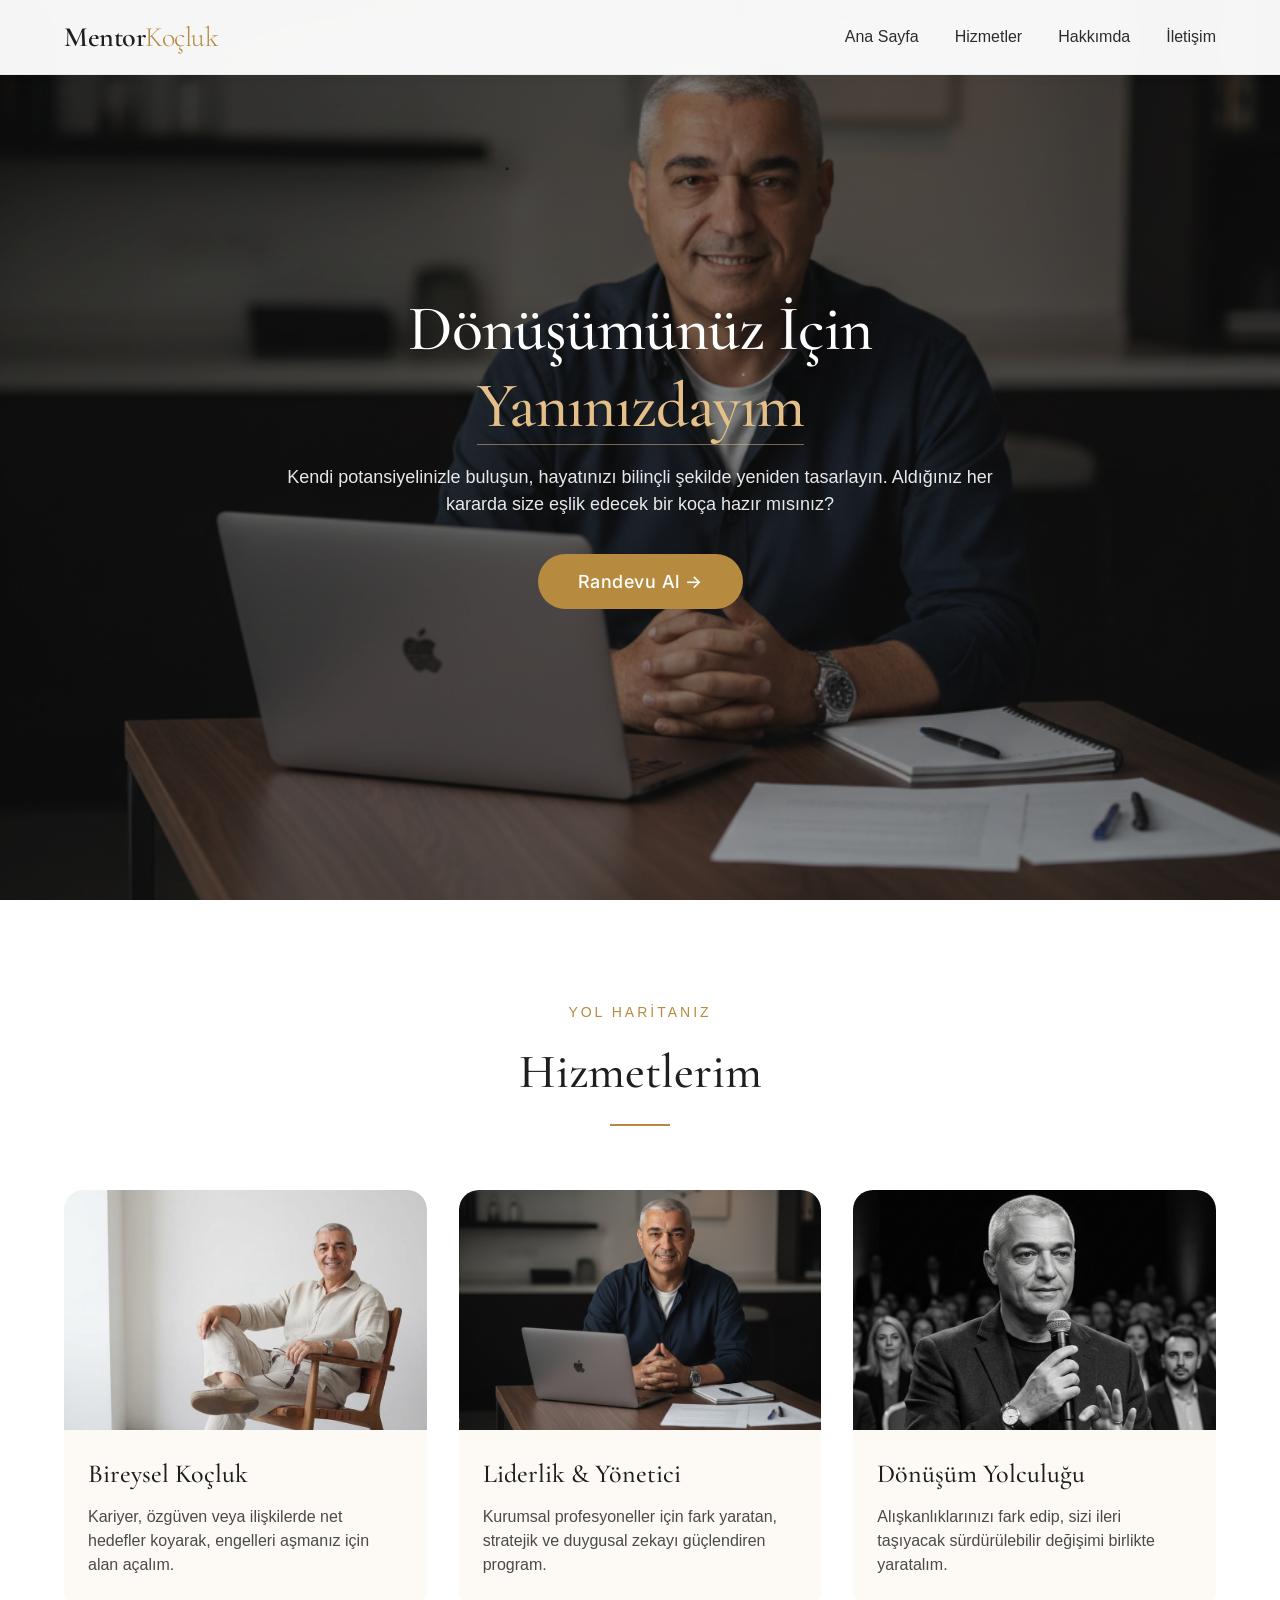
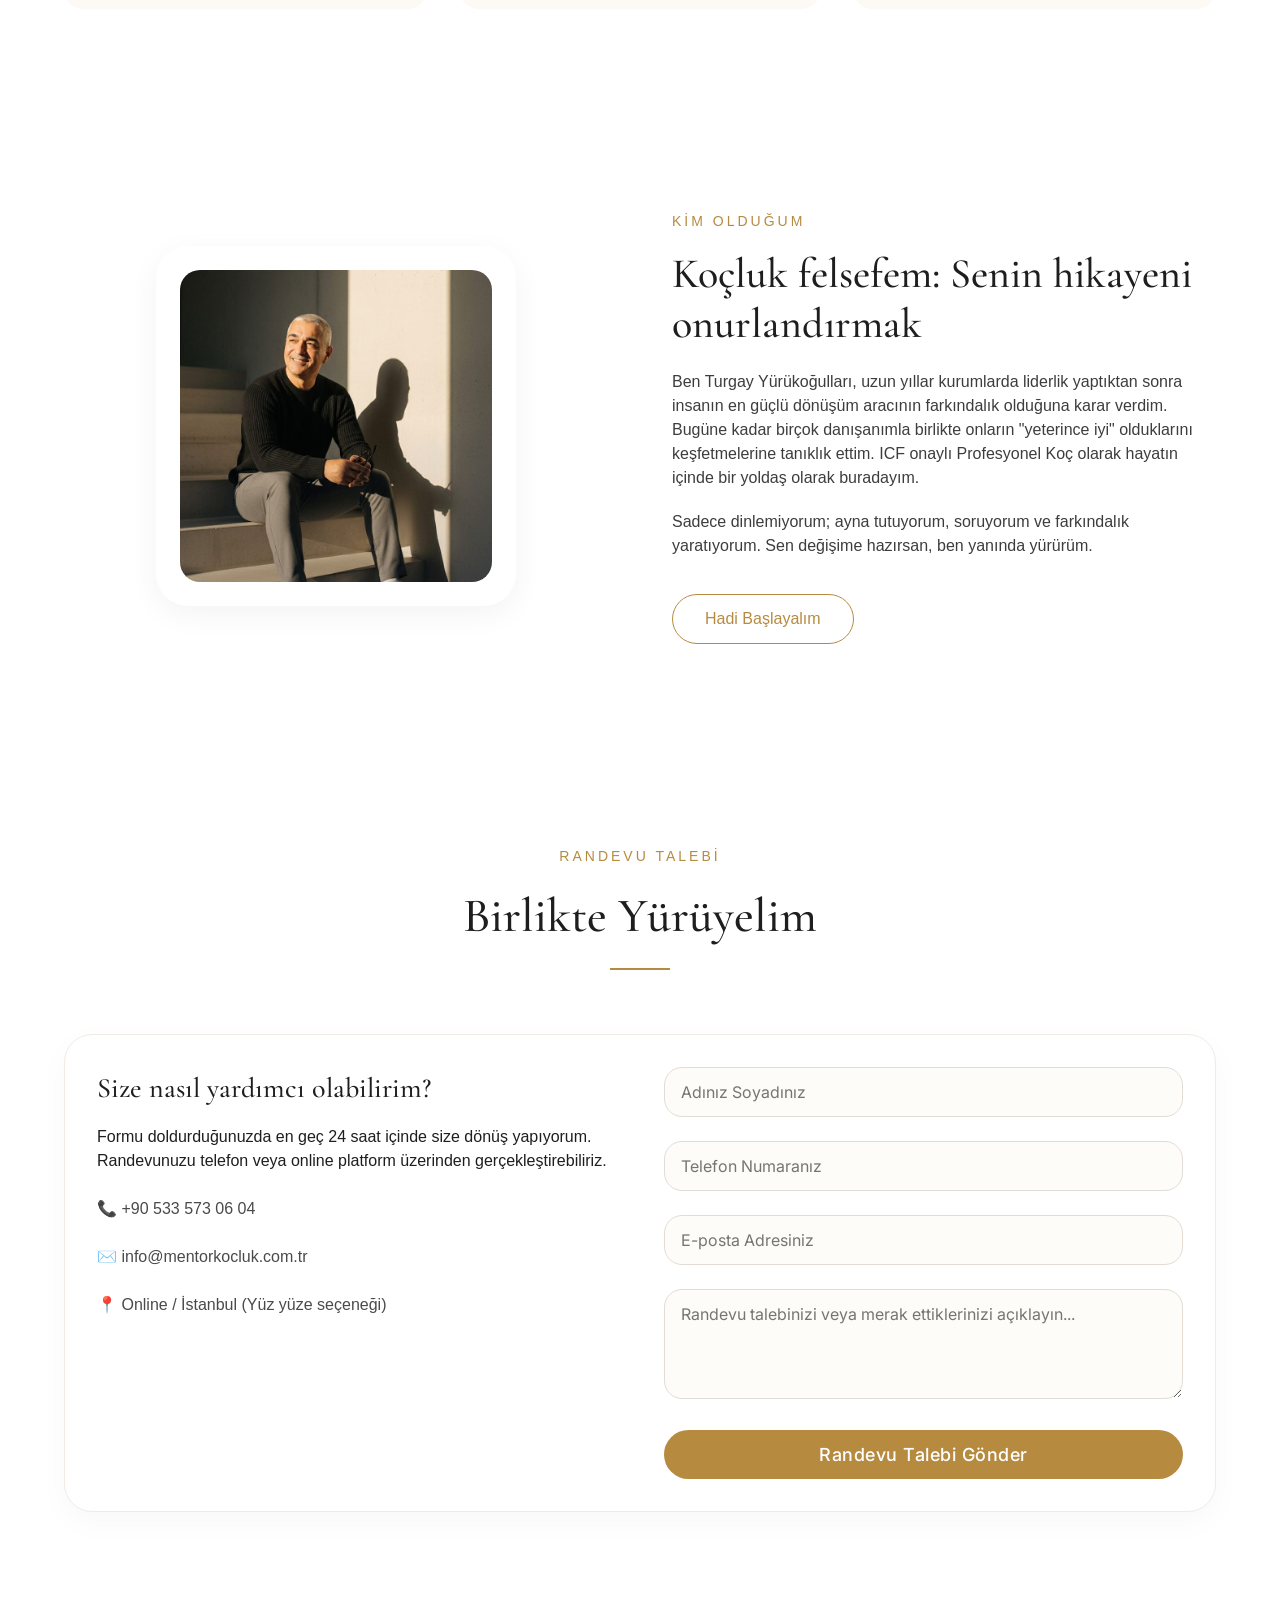
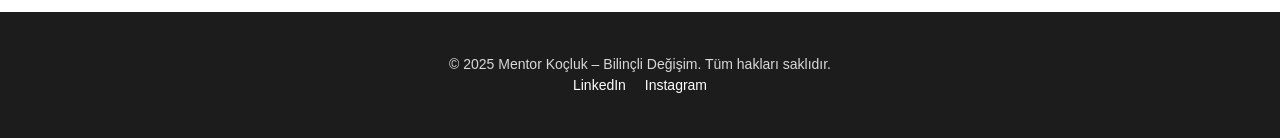
<file: index.html>
<!DOCTYPE html>
<html lang="tr">
<head>
    <meta charset="UTF-8">
    <meta name="viewport" content="width=device-width, initial-scale=1.0, viewport-fit=cover">
    <title>Mentor Koçluk | Turgay Yürükoğulları - Profesyonel Koçluk ve Mentorluk</title>
    <meta name="description" content="ICF sertifikalı profesyonel koçluk ve mentorluk hizmetleri. İş dünyası deneyimiyle düşünce koçluğu.">
    <meta name="keywords" content="koçluk, mentorluk, Turgay Yürükoğulları, düşünce koçu, kariyer koçu, yönetici koçu, ICF, Coach, coaching, farkındalık, hedef, potansiyel, aksiyon,liderlik becerileri,değişim yönetimi, aktif dinleme,bireysel koçluk, güçlü sorular, İstanbul koçluk">
    <link rel="preconnect" href="https://fonts.googleapis.com">
    <link rel="preconnect" href="https://fonts.gstatic.com" crossorigin>
    <link href="https://fonts.googleapis.com/css2?family=Cormorant+Garamond:ital,wght@0,300;0,400;0,500;0,600;1,400&family=Inter:opsz,wght@14..32,300;14..32,400;14..32,500;14..32,600&display=swap" rel="stylesheet">
    <link rel="stylesheet" href="style.css">
    <link rel="icon" type="image/png" href="favicon.png">
</head>
<body>

    <nav class="navbar">
        <div class="nav-container">
            <div class="logo">Mentor<span>Koçluk</span></div>
            <ul class="nav-menu">
                <li><a href="#anasayfa">Ana Sayfa</a></li>
                <li><a href="#hizmetler">Hizmetler</a></li>
                <li><a href="#hakkimda">Hakkımda</a></li>
                <li><a href="#iletisim">İletişim</a></li>
            </ul>
            <div class="hamburger">
                <span></span><span></span><span></span>
            </div>
        </div>
    </nav>

    <section id="anasayfa" class="hero">
        <div class="hero-overlay"></div>
        <div class="hero-content">
            <h1>Dönüşümünüz İçin <span class="altin">Yanınızdayım</span></h1>
            <p class="hero-sub">Kendi potansiyelinizle buluşun, hayatınızı bilinçli şekilde yeniden tasarlayın. Aldığınız her kararda size eşlik edecek bir koça hazır mısınız?</p>
            <a href="#iletisim" class="cta-btn">Randevu Al →</a>
        </div>
    </section>

    <!-- Hizmetler - 3 FARKLI RESİM -->
    <section id="hizmetler" class="services">
        <div class="container">
            <div class="section-baslik">
                <span class="kucuk-baslik">Yol Haritanız</span>
                <h2>Hizmetlerim</h2>
                <div class="cizgi"></div>
            </div>
            <div class="service-grid">
                <div class="service-card">
                    <div class="service-img" style="background-image: url('service1.jpg');"></div>
                    <h3>Bireysel Koçluk</h3>
                    <p>Kariyer, özgüven veya ilişkilerde net hedefler koyarak, engelleri aşmanız için alan açalım.</p>
                </div>
                <div class="service-card">
                    <div class="service-img" style="background-image: url('service2.JPG');"></div>
                    <h3>Liderlik & Yönetici</h3>
                    <p>Kurumsal profesyoneller için fark yaratan, stratejik ve duygusal zekayı güçlendiren program.</p>
                </div>
                <div class="service-card">
                    <div class="service-img" style="background-image: url('service3.jpg');"></div>
                    <h3>Dönüşüm Yolculuğu</h3>
                    <p>Alışkanlıklarınızı fark edip, sizi ileri taşıyacak sürdürülebilir değişimi birlikte yaratalım.</p>
                </div>
            </div>
        </div>
    </section>

    <!-- Hakkımda -->
    <section id="hakkimda" class="about">
        <div class="container about-flex">
            <div class="about-img">
                <div class="img-frame">
                    <div class="img-placeholder" style="background-image: url('about.jpg');"></div>
                </div>
            </div>
            <div class="about-text">
                <span class="kucuk-baslik">Kim olduğum</span>
                <h2>Koçluk felsefem: Senin hikayeni onurlandırmak</h2>
                <p>Ben Turgay Yürükoğulları, uzun yıllar kurumlarda liderlik yaptıktan sonra insanın en güçlü dönüşüm aracının farkındalık olduğuna karar verdim. Bugüne kadar birçok danışanımla birlikte onların "yeterince iyi" olduklarını keşfetmelerine tanıklık ettim. ICF onaylı Profesyonel Koç olarak hayatın içinde bir yoldaş olarak buradayım.</p>
                <p>Sadece dinlemiyorum; ayna tutuyorum, soruyorum ve farkındalık yaratıyorum. Sen değişime hazırsan, ben yanında yürürüm.</p>
                <a href="#iletisim" class="secondary-btn">Hadi Başlayalım</a>
            </div>
        </div>
    </section>

    <section id="iletisim" class="contact">
        <div class="container">
            <div class="section-baslik">
                <span class="kucuk-baslik">Randevu Talebi</span>
                <h2>Birlikte Yürüyelim</h2>
                <div class="cizgi"></div>
            </div>
            <div class="contact-wrapper">
                <div class="contact-info">
                    <h3>Size nasıl yardımcı olabilirim?</h3>
                    <p>Formu doldurduğunuzda en geç 24 saat içinde size dönüş yapıyorum. Randevunuzu telefon veya online platform üzerinden gerçekleştirebiliriz.</p>
                    <div class="info-item">📞 +90 533 573 06 04</div>
                    <div class="info-item">✉️ info@mentorkocluk.com.tr</div>
                    <div class="info-item">📍 Online / İstanbul (Yüz yüze seçeneği)</div>
                </div>
                <form class="contact-form" action="https://formspree.io/f/mqenvlkk" method="POST">
                    <div class="form-group">
                        <input type="text" id="isim" name="isim" required placeholder="Adınız Soyadınız">
                    </div>
                    <div class="form-group">
                        <input type="tel" id="telefon" name="telefon" required placeholder="Telefon Numaranız">
                    </div>
                    <div class="form-group">
                        <input type="email" id="email" name="email" required placeholder="E-posta Adresiniz">
                    </div>
                    <div class="form-group">
                        <textarea id="mesaj" name="mesaj" rows="4" placeholder="Randevu talebinizi veya merak ettiklerinizi açıklayın..."></textarea>
                    </div>
                    <button type="submit" class="cta-btn full-width">Randevu Talebi Gönder</button>
                </form>
            </div>
        </div>
    </section>

    <footer>
        <div class="container">
            <p>© 2025 Mentor Koçluk – Bilinçli Değişim. Tüm hakları saklıdır.</p>
            <div class="social-links">
                <a href="https://www.linkedin.com/in/turgay-yürükoğulları-9034802b" target="_blank" style="color: white; margin-right: 15px; text-decoration: none;">LinkedIn</a> 
                <a href="https://www.instagram.com/mentor.tr" target="_blank" style="color: white; text-decoration: none;">Instagram</a>
            </div>
        </div>
    </footer>

    <script>
        const hamburger = document.querySelector(".hamburger");
        const navMenu = document.querySelector(".nav-menu");
        hamburger.addEventListener("click", () => {
            hamburger.classList.toggle("active");
            navMenu.classList.toggle("active");
        });
        document.querySelectorAll(".nav-menu a").forEach(n => n.addEventListener("click", () => {
            hamburger.classList.remove("active");
            navMenu.classList.remove("active");
        }));
    </script>
</body>
</html>
</file>
<file: style.css>
* {
    margin: 0;
    padding: 0;
    box-sizing: border-box;
}

body {
    font-family: 'segoe ui', sans-serif;
    background-color: #FFFFFF;
    color: #1E1E1E;
    line-height: 1.5;
    scroll-behavior: smooth;
}

h1, h2, h3, .logo, .cta-btn {
    font-family: 'Cormorant Garamond', serif;
    font-weight: 500;
}

.container {
    max-width: 1200px;
    margin: 0 auto;
    padding: 0 24px;
}

/* Navigasyon */
.navbar {
    position: fixed;
    top: 0;
    width: 100%;
    background: rgba(255, 255, 255, 0.96);
    backdrop-filter: blur(8px);
    box-shadow: 0 1px 20px rgba(0,0,0,0.02);
    z-index: 1000;
    padding: 16px 0;
    border-bottom: 1px solid rgba(0,0,0,0.05);
}
.nav-container {
    max-width: 1200px;
    margin: 0 auto;
    display: flex;
    justify-content: space-between;
    align-items: center;
    padding: 0 24px;
}
.logo {
    font-size: 28px;
    letter-spacing: -0.5px;
    font-weight: 600;
}
.logo span {
    font-weight: 300;
    color: #B68B40;
}
.nav-menu {
    display: flex;
    gap: 36px;
    list-style: none;
}
.nav-menu a {
    text-decoration: none;
    color: #2C2C2C;
    font-weight: 500;
    font-size: 16px;
    transition: 0.2s;
}
.nav-menu a:hover {
    color: #B68B40;
}
.hamburger {
    display: none;
    flex-direction: column;
    cursor: pointer;
}
.hamburger span {
    width: 25px;
    height: 2px;
    background: #1E1E1E;
    margin: 4px 0;
    transition: 0.3s;
}

/* Hero - DÜZELTİLDİ */
.hero {
    min-height: 100vh;
    background: linear-gradient(rgba(0,0,0,0.25), rgba(0,0,0,0.1)), url('hero.JPG') top/cover no-repeat;
    display: flex;
    align-items: center;
    justify-content: center;
    text-align: center;
    position: relative;
    margin-top: 0;
}
.hero-overlay {
    position: absolute;
    top:0; left:0; width:100%; height:100%;
    background: rgba(20,20,20,0.3);
}
.hero-content {
    position: relative;
    z-index: 2;
    max-width: 780px;
    padding: 20px;
    color: white;
}
.hero h1 {
    font-size: 64px;
    font-weight: 500;
    margin-bottom: 20px;
    line-height: 1.2;
    letter-spacing: -1px;
}
.altin {
    color: #E4C088;
    border-bottom: 1px solid rgba(228,192,136,0.5);
}
.hero-sub {
    font-size: 18px;
    font-weight: 300;
    margin-bottom: 36px;
    opacity: 0.9;
}
.cta-btn {
    display: inline-block;
    background: #B68B40;
    color: white;
    padding: 14px 40px;
    border-radius: 40px;
    text-decoration: none;
    font-weight: 500;
    font-size: 18px;
    transition: all 0.25s;
    font-family: 'Inter', sans-serif;
    letter-spacing: 0.5px;
    border: none;
    cursor: pointer;
}
.cta-btn:hover {
    background: #9C7234;
    transform: scale(1.02);
}
.full-width {
    width: 100%;
    text-align: center;
}

/* Section genel */
section {
    padding: 100px 0;
}
.section-baslik {
    text-align: center;
    margin-bottom: 64px;
}
.kucuk-baslik {
    color: #B68B40;
    text-transform: uppercase;
    letter-spacing: 3px;
    font-size: 14px;
    font-weight: 500;
}
.section-baslik h2 {
    font-size: 48px;
    font-weight: 500;
    margin: 12px 0 16px;
}
.cizgi {
    width: 60px;
    height: 2px;
    background: #B68B40;
    margin: 16px auto 0;
}

/* Hizmetler Grid */
.service-grid {
    display: flex;
    gap: 32px;
    flex-wrap: wrap;
    justify-content: center;
}
.service-card {
    flex: 1;
    min-width: 260px;
    background: #FDF9F4;
    border-radius: 20px;
    overflow: hidden;
    transition: transform 0.3s, box-shadow 0.3s;
}
.service-card:hover {
    transform: translateY(-8px);
    box-shadow: 0 20px 35px -12px rgba(0,0,0,0.1);
}
.service-img {
    width: 100%;
    height: 240px;
    background-size: cover;
    background-position: center;
}
.service-card h3 {
    font-size: 26px;
    margin: 24px 24px 12px;
}
.service-card p {
    margin: 0 24px 32px;
    color: #4A4A4A;
    line-height: 1.5;
}

/* HAKKIMDA */
.about-flex {
    display: flex;
    gap: 64px;
    align-items: center;
    flex-wrap: wrap;
}
.about-img {
    flex: 1;
    display: flex;
    justify-content: center;
    align-items: center;
}
.img-frame {
    background: #FFFFFF;
    padding: 24px;
    border-radius: 32px;
    box-shadow: 0 8px 30px rgba(0,0,0,0.05);
    width: 80%;
    max-width: 360px;
    margin: 0 auto;
}
.img-placeholder {
    width: 100%;
    padding-bottom: 100%;
    background-size: cover;
    background-position: center;
    background-repeat: no-repeat;
    border-radius: 20px;
}
.about-text {
    flex: 1;
}
.about-text h2 {
    font-size: 42px;
    font-weight: 500;
    margin: 16px 0 20px;
    line-height: 1.2;
}
.about-text p {
    margin-bottom: 20px;
    color: #3D3D3D;
    font-weight: 300;
}
.secondary-btn {
    display: inline-block;
    background: transparent;
    border: 1.5px solid #B68B40;
    color: #B68B40;
    padding: 12px 32px;
    border-radius: 40px;
    text-decoration: none;
    font-weight: 500;
    margin-top: 16px;
    transition: 0.2s;
}
.secondary-btn:hover {
    background: #B68B40;
    color: white;
}

/* İletişim Form */
.contact-wrapper {
    display: flex;
    gap: 48px;
    flex-wrap: wrap;
    background: #FFFFFF;
    border-radius: 28px;
    box-shadow: 0 10px 30px rgba(0,0,0,0.03);
    padding: 32px;
    border: 1px solid #F0EBE4;
}
.contact-info, .contact-form {
    flex: 1;
}
.contact-info h3 {
    font-size: 28px;
    margin-bottom: 16px;
}
.info-item {
    margin: 24px 0;
    font-size: 16px;
    color: #4a4a4a;
}
.contact-form .form-group {
    margin-bottom: 24px;
}
.contact-form input, .contact-form textarea {
    width: 100%;
    padding: 14px 16px;
    border: 1px solid #E2DCD5;
    border-radius: 18px;
    font-family: 'Inter', sans-serif;
    font-size: 16px;
    background: #FEFCF8;
    transition: 0.2s;
}
.contact-form input:focus, .contact-form textarea:focus {
    outline: none;
    border-color: #B68B40;
    box-shadow: 0 0 0 2px rgba(182,139,64,0.2);
}
footer {
    background: #1C1C1C;
    color: #D9D9D9;
    text-align: center;
    padding: 42px 0;
    font-size: 14px;
}
.social-links span {
    margin: 0 12px;
    cursor: pointer;
    letter-spacing: 1px;
}
.social-links span:hover {
    color: #B68B40;
}

/* Mobil Uyumluluk */
@media (max-width: 768px) {
    .hamburger {
        display: flex;
    }
    .nav-menu {
        position: fixed;
        left: -100%;
        top: 70px;
        gap: 0;
        flex-direction: column;
        background: white;
        width: 100%;
        text-align: center;
        transition: 0.3s;
        box-shadow: 0 20px 27px rgba(0,0,0,0.05);
        padding: 32px 0;
    }
    .nav-menu.active {
        left: 0;
    }
    .nav-menu li {
        margin: 16px 0;
    }
    .hero h1 {
        font-size: 42px;
    }
    .section-baslik h2 {
        font-size: 36px;
    }
    .about-flex {
        flex-direction: column;
    }
    .contact-wrapper {
        padding: 20px;
    }
    .img-frame {
        width: 70%;
    }
}
</file>
